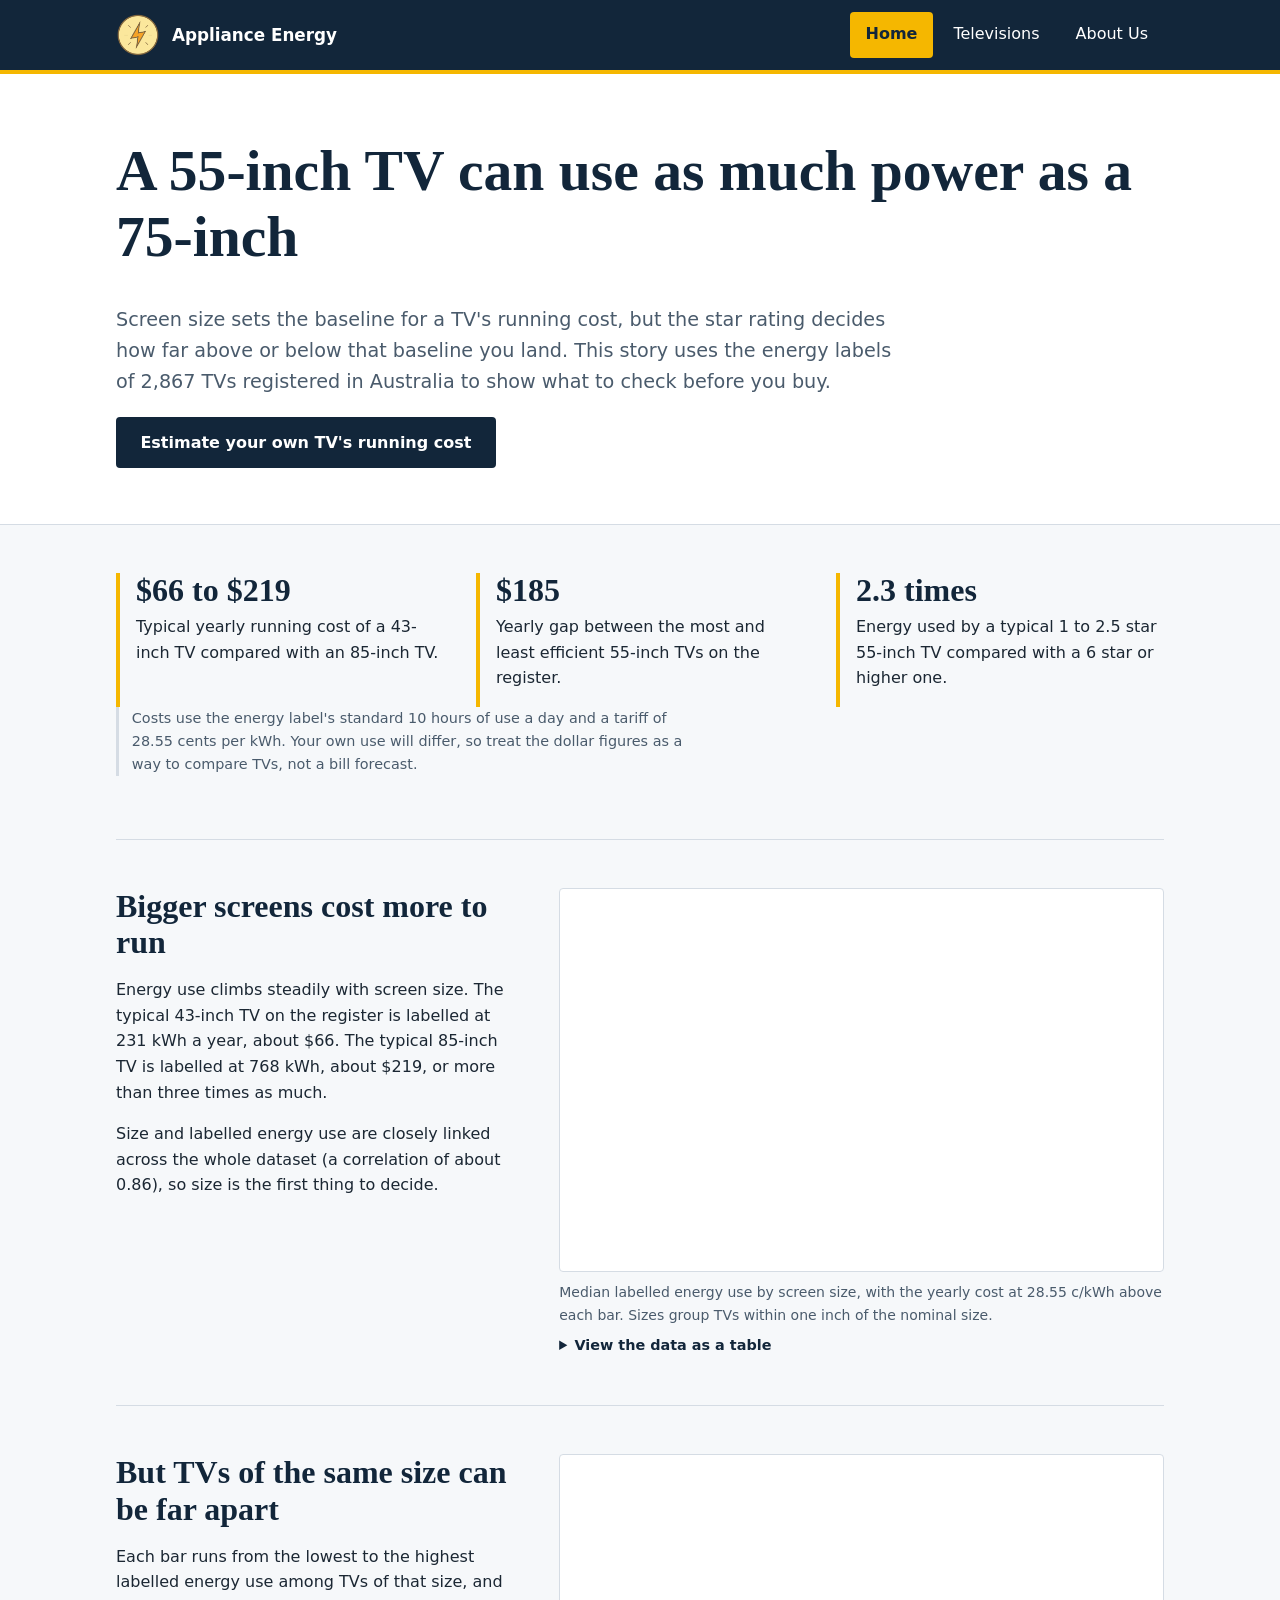
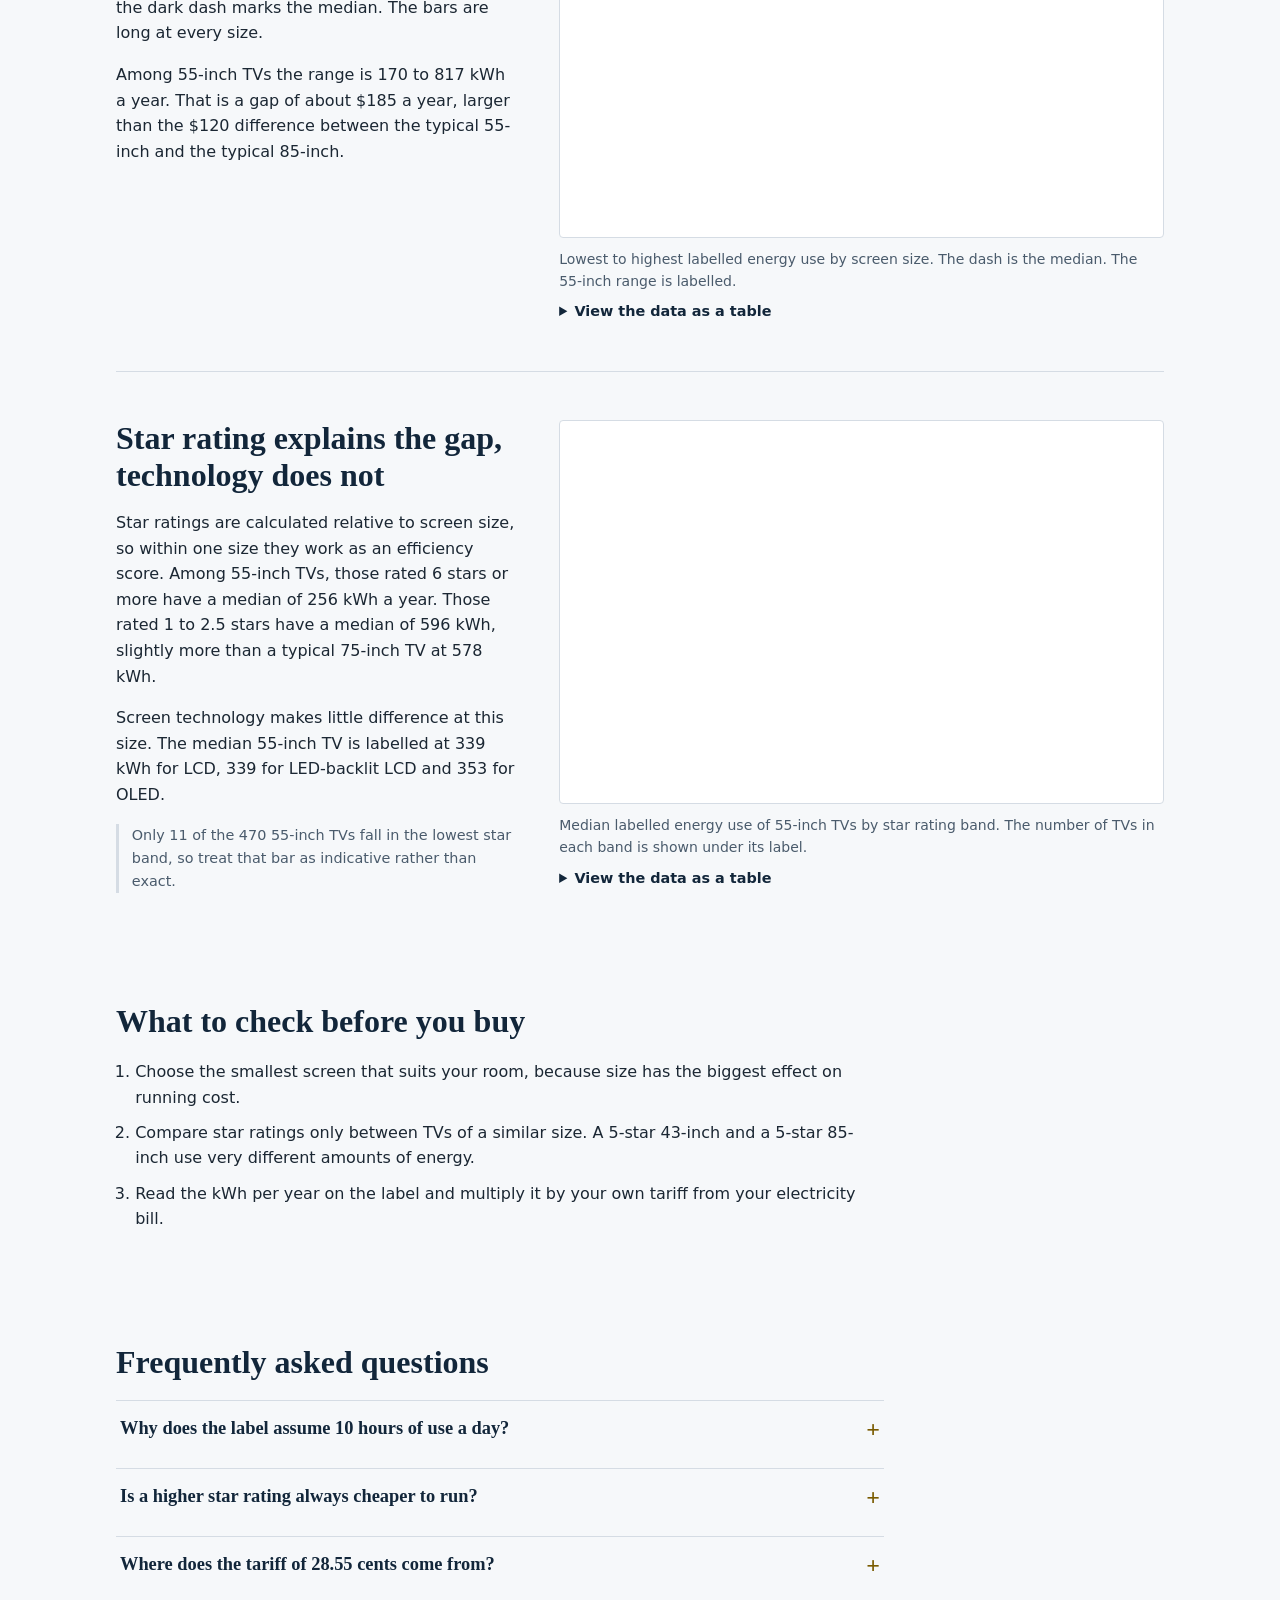
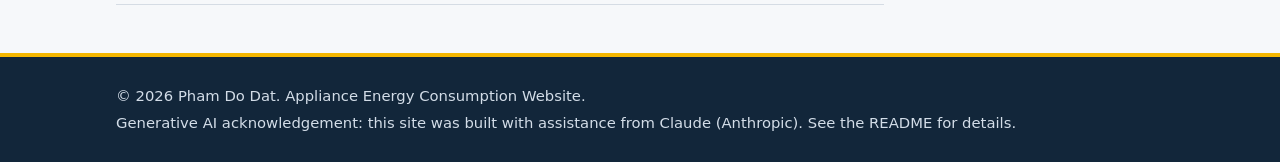
<file: index.html>
<!DOCTYPE html>
<html lang="en-AU">
<head>
  <meta charset="UTF-8">
  <meta name="viewport" content="width=device-width, initial-scale=1">
  <title>Home | Appliance Energy Consumption Website</title>
  <link rel="icon" type="image/png" href="assets/img/PowerIcon.png">
  <link rel="stylesheet" href="assets/css/style.css">
  <script src="assets/js/vendor/chart.umd.js" defer></script>
  <script src="assets/js/data.js" defer></script>
  <script src="assets/js/main.js" defer></script>
  <script src="assets/js/charts.js" defer></script>
</head>
<body>

  <header class="site-header">
    <nav class="container nav" aria-label="Main">
      <a class="nav-logo" href="index.html">
        <img src="assets/img/PowerIcon.png" alt="Power icon - go to Home page">
        <span>Appliance Energy</span>
      </a>
      <ul class="nav-links">
        <li><a href="index.html" aria-current="page">Home</a></li>
        <li><a href="televisions.html">Televisions</a></li>
        <li><a href="about.html">About Us</a></li>
      </ul>
    </nav>
  </header>

  <main>
    <section class="hero">
      <div class="container">
        <h1>A 55-inch TV can use as much power as a 75-inch</h1>
        <p class="lead">Screen size sets the baseline for a TV's running cost, but the star rating decides how far above or below that baseline you land. This story uses the energy labels of 2,867 TVs registered in Australia to show what to check before you buy.</p>
        <a class="button" href="televisions.html">Estimate your own TV's running cost</a>
      </div>
    </section>

    <section class="section">
      <div class="container">
        <div class="glance">
          <div>
            <span class="figure">$66 to $219</span>
            <p>Typical yearly running cost of a 43-inch TV compared with an 85-inch TV.</p>
          </div>
          <div>
            <span class="figure">$185</span>
            <p>Yearly gap between the most and least efficient 55-inch TVs on the register.</p>
          </div>
          <div>
            <span class="figure">2.3 times</span>
            <p>Energy used by a typical 1 to 2.5 star 55-inch TV compared with a 6 star or higher one.</p>
          </div>
        </div>
        <p class="caveat">Costs use the energy label's standard 10 hours of use a day and a tariff of 28.55 cents per kWh. Your own use will differ, so treat the dollar figures as a way to compare TVs, not a bill forecast.</p>
      </div>
    </section>

    <div class="container">

      <section class="story" aria-labelledby="story-size">
        <div>
          <h2 id="story-size">Bigger screens cost more to run</h2>
          <p>Energy use climbs steadily with screen size. The typical 43-inch TV on the register is labelled at 231 kWh a year, about $66. The typical 85-inch TV is labelled at 768 kWh, about $219, or more than three times as much.</p>
          <p>Size and labelled energy use are closely linked across the whole dataset (a correlation of about 0.86), so size is the first thing to decide.</p>
        </div>
        <figure class="chart-figure">
          <div class="chart-wrap">
            <canvas id="chart-size" role="img" aria-label="Bar chart of the median labelled energy use per year for TVs from 43 to 85 inches, rising from 231 to 768 kilowatt hours."></canvas>
          </div>
          <figcaption>Median labelled energy use by screen size, with the yearly cost at 28.55 c/kWh above each bar. Sizes group TVs within one inch of the nominal size.</figcaption>
          <details class="data-table-toggle" data-table="size">
            <summary>View the data as a table</summary>
          </details>
        </figure>
      </section>

      <section class="story" aria-labelledby="story-range">
        <div>
          <h2 id="story-range">But TVs of the same size can be far apart</h2>
          <p>Each bar runs from the lowest to the highest labelled energy use among TVs of that size, and the dark dash marks the median. The bars are long at every size.</p>
          <p>Among 55-inch TVs the range is 170 to 817 kWh a year. That is a gap of about $185 a year, larger than the $120 difference between the typical 55-inch and the typical 85-inch.</p>
        </div>
        <figure class="chart-figure">
          <div class="chart-wrap">
            <canvas id="chart-range" role="img" aria-label="Range chart showing the lowest to highest labelled energy use per year for each screen size. The 55-inch range runs from 170 to 817 kilowatt hours."></canvas>
          </div>
          <figcaption>Lowest to highest labelled energy use by screen size. The dash is the median. The 55-inch range is labelled.</figcaption>
          <details class="data-table-toggle" data-table="range">
            <summary>View the data as a table</summary>
          </details>
        </figure>
      </section>

      <section class="story" aria-labelledby="story-stars">
        <div>
          <h2 id="story-stars">Star rating explains the gap, technology does not</h2>
          <p>Star ratings are calculated relative to screen size, so within one size they work as an efficiency score. Among 55-inch TVs, those rated 6 stars or more have a median of 256 kWh a year. Those rated 1 to 2.5 stars have a median of 596 kWh, slightly more than a typical 75-inch TV at 578 kWh.</p>
          <p>Screen technology makes little difference at this size. The median 55-inch TV is labelled at 339 kWh for LCD, 339 for LED-backlit LCD and 353 for OLED.</p>
          <p class="caveat">Only 11 of the 470 55-inch TVs fall in the lowest star band, so treat that bar as indicative rather than exact.</p>
        </div>
        <figure class="chart-figure">
          <div class="chart-wrap">
            <canvas id="chart-stars" role="img" aria-label="Bar chart of median labelled energy use for 55-inch TVs by star rating band, falling from 596 kilowatt hours at 1 to 2.5 stars to 256 at 6 stars or more. A dashed line marks the typical 75-inch TV at 578."></canvas>
          </div>
          <figcaption>Median labelled energy use of 55-inch TVs by star rating band. The number of TVs in each band is shown under its label.</figcaption>
          <details class="data-table-toggle" data-table="stars">
            <summary>View the data as a table</summary>
          </details>
        </figure>
      </section>

    </div>

    <section class="section">
      <div class="container">
        <h2>What to check before you buy</h2>
        <ol class="steps-list">
          <li>Choose the smallest screen that suits your room, because size has the biggest effect on running cost.</li>
          <li>Compare star ratings only between TVs of a similar size. A 5-star 43-inch and a 5-star 85-inch use very different amounts of energy.</li>
          <li>Read the kWh per year on the label and multiply it by your own tariff from your electricity bill.</li>
        </ol>
      </div>
    </section>

    <section class="section">
      <div class="container">
        <h2>Frequently asked questions</h2>

        <div class="faq">
          <div class="faq-item">
            <h3>
              <button class="faq-question" type="button" id="faq-q1" aria-expanded="false" aria-controls="faq-a1">
                Why does the label assume 10 hours of use a day?
              </button>
            </h3>
            <div class="faq-answer" id="faq-a1" role="region" aria-labelledby="faq-q1" hidden>
              <p>The label uses one standard test so every TV is compared on the same basis. Most households watch less than 10 hours, so real running costs are usually lower. At about 4 hours a day, expect roughly 40% of the labelled figure.</p>
            </div>
          </div>

          <div class="faq-item">
            <h3>
              <button class="faq-question" type="button" id="faq-q2" aria-expanded="false" aria-controls="faq-a2">
                Is a higher star rating always cheaper to run?
              </button>
            </h3>
            <div class="faq-answer" id="faq-a2" role="region" aria-labelledby="faq-q2" hidden>
              <p>Only when you compare TVs of similar size. A 7-star 85-inch TV can still use more energy in total than a 3-star 43-inch TV, because stars measure efficiency for the screen size, not total use.</p>
            </div>
          </div>

          <div class="faq-item">
            <h3>
              <button class="faq-question" type="button" id="faq-q3" aria-expanded="false" aria-controls="faq-a3">
                Where does the tariff of 28.55 cents come from?
              </button>
            </h3>
            <div class="faq-answer" id="faq-a3" role="region" aria-labelledby="faq-q3" hidden>
              <p>It is the average Australian tariff quoted in the Energy Rating retailer factsheet for TVs. Your own rate may be higher or lower, so check your bill.</p>
            </div>
          </div>
        </div>
      </div>
    </section>
  </main>

  <footer class="site-footer">
    <div class="container">
      <p>&copy; <span class="current-year">2026</span> Pham Do Dat. Appliance Energy Consumption Website.</p>
      <p>Generative AI acknowledgement: this site was built with assistance from Claude (Anthropic). See the README for details.</p>
    </div>
  </footer>

</body>
</html>
</file>
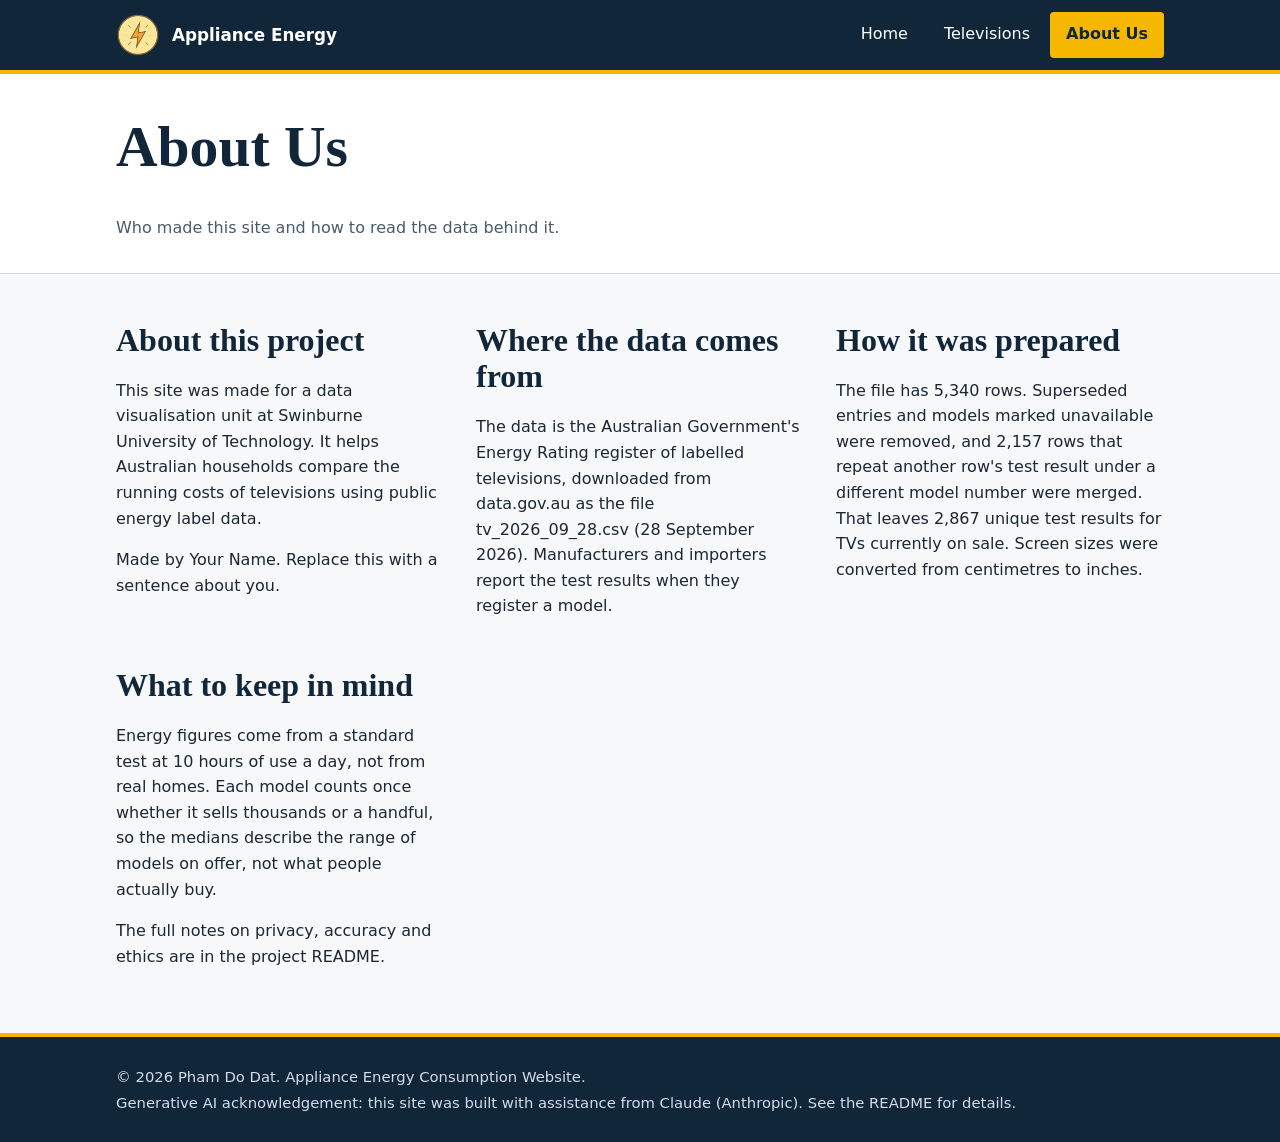
<file: about.html>
<!DOCTYPE html>
<html lang="en-AU">
<head>
  <meta charset="UTF-8">
  <meta name="viewport" content="width=device-width, initial-scale=1">
  <title>About Us | Appliance Energy Consumption Website</title>
  <link rel="icon" type="image/png" href="assets/img/PowerIcon.png">
  <link rel="stylesheet" href="assets/css/style.css">
  <script src="assets/js/main.js" defer></script>
</head>
<body>

  <header class="site-header">
    <nav class="container nav" aria-label="Main">
      <a class="nav-logo" href="index.html">
        <img src="assets/img/PowerIcon.png" alt="Power icon - go to Home page">
        <span>Appliance Energy</span>
      </a>
      <ul class="nav-links">
        <li><a href="index.html">Home</a></li>
        <li><a href="televisions.html">Televisions</a></li>
        <li><a href="about.html" aria-current="page">About Us</a></li>
      </ul>
    </nav>
  </header>

  <main>
    <section class="page-title">
      <div class="container">
        <h1>About Us</h1>
        <p>Who made this site and how to read the data behind it.</p>
      </div>
    </section>

    <section class="section">
      <div class="container about-grid">
        <div>
          <h2>About this project</h2>
          <p>This site was made for a data visualisation unit at Swinburne University of Technology. It helps Australian households compare the running costs of televisions using public energy label data.</p>
          <p>Made by Your Name. Replace this with a sentence about you.</p>
        </div>
        <div>
          <h2>Where the data comes from</h2>
          <p>The data is the Australian Government's Energy Rating register of labelled televisions, downloaded from data.gov.au as the file tv_2026_09_28.csv (28 September 2026). Manufacturers and importers report the test results when they register a model.</p>
        </div>
        <div>
          <h2>How it was prepared</h2>
          <p>The file has 5,340 rows. Superseded entries and models marked unavailable were removed, and 2,157 rows that repeat another row's test result under a different model number were merged. That leaves 2,867 unique test results for TVs currently on sale. Screen sizes were converted from centimetres to inches.</p>
        </div>
        <div>
          <h2>What to keep in mind</h2>
          <p>Energy figures come from a standard test at 10 hours of use a day, not from real homes. Each model counts once whether it sells thousands or a handful, so the medians describe the range of models on offer, not what people actually buy.</p>
          <p>The full notes on privacy, accuracy and ethics are in the project README.</p>
        </div>
      </div>
    </section>
  </main>

  <footer class="site-footer">
    <div class="container">
      <p>&copy; <span class="current-year">2026</span> Pham Do Dat. Appliance Energy Consumption Website.</p>
      <p>Generative AI acknowledgement: this site was built with assistance from Claude (Anthropic). See the README for details.</p>
    </div>
  </footer>

</body>
</html>
</file>
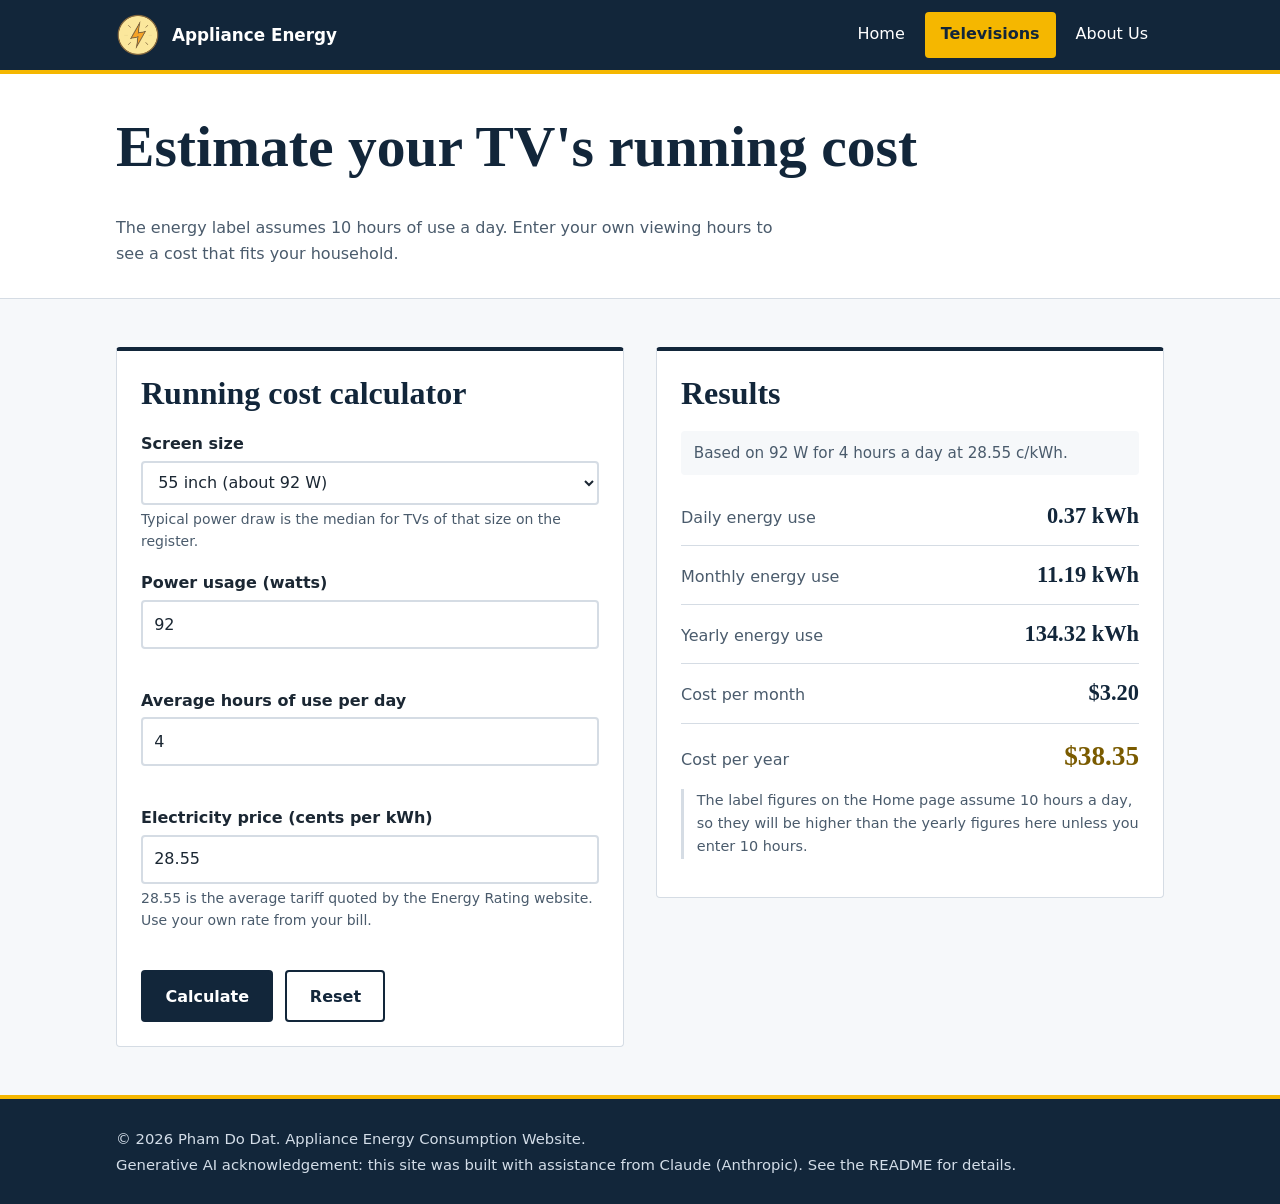
<file: televisions.html>
<!DOCTYPE html>
<html lang="en-AU">
<head>
  <meta charset="UTF-8">
  <meta name="viewport" content="width=device-width, initial-scale=1">
  <title>Televisions | Appliance Energy Consumption Website</title>
  <link rel="icon" type="image/png" href="assets/img/PowerIcon.png">
  <link rel="stylesheet" href="assets/css/style.css">
  <script src="assets/js/data.js" defer></script>
  <script src="assets/js/main.js" defer></script>
  <script src="assets/js/calculator.js" defer></script>
</head>
<body>

  <header class="site-header">
    <nav class="container nav" aria-label="Main">
      <a class="nav-logo" href="index.html">
        <img src="assets/img/PowerIcon.png" alt="Power icon - go to Home page">
        <span>Appliance Energy</span>
      </a>
      <ul class="nav-links">
        <li><a href="index.html">Home</a></li>
        <li><a href="televisions.html" aria-current="page">Televisions</a></li>
        <li><a href="about.html">About Us</a></li>
      </ul>
    </nav>
  </header>

  <main>
    <section class="page-title">
      <div class="container">
        <h1>Estimate your TV's running cost</h1>
        <p>The energy label assumes 10 hours of use a day. Enter your own viewing hours to see a cost that fits your household.</p>
      </div>
    </section>

    <section class="section">
      <div class="container calc-layout">

        <div class="panel">
          <h2>Running cost calculator</h2>
          <form id="calc-form" novalidate>

            <div class="field">
              <label for="model">Screen size</label>
              <select id="model" name="model"></select>
              <span class="hint">Typical power draw is the median for TVs of that size on the register.</span>
            </div>

            <div class="field">
              <label for="watts">Power usage (watts)</label>
              <input type="number" id="watts" name="watts" inputmode="decimal" min="0" step="any" aria-describedby="watts-error">
              <span class="field-error" id="watts-error"></span>
            </div>

            <div class="field">
              <label for="hours">Average hours of use per day</label>
              <input type="number" id="hours" name="hours" inputmode="decimal" min="0" max="24" step="any" value="4" aria-describedby="hours-error">
              <span class="field-error" id="hours-error"></span>
            </div>

            <div class="field">
              <label for="price">Electricity price (cents per kWh)</label>
              <input type="number" id="price" name="price" inputmode="decimal" min="0" step="any" value="28.55" aria-describedby="price-hint price-error">
              <span class="hint" id="price-hint">28.55 is the average tariff quoted by the Energy Rating website. Use your own rate from your bill.</span>
              <span class="field-error" id="price-error"></span>
            </div>

            <div class="button-row">
              <button class="button" type="submit">Calculate</button>
              <button class="button button-secondary" type="reset" id="reset-btn">Reset</button>
            </div>
          </form>
        </div>

        <div class="panel results" aria-labelledby="results-heading">
          <h2 id="results-heading">Results</h2>
          <p class="results-status" id="results-status" role="status">Enter your values to see the results.</p>
          <dl>
            <div class="result-row">
              <dt>Daily energy use</dt>
              <dd id="out-daily-kwh">&ndash;</dd>
            </div>
            <div class="result-row">
              <dt>Monthly energy use</dt>
              <dd id="out-monthly-kwh">&ndash;</dd>
            </div>
            <div class="result-row">
              <dt>Yearly energy use</dt>
              <dd id="out-yearly-kwh">&ndash;</dd>
            </div>
            <div class="result-row">
              <dt>Cost per month</dt>
              <dd id="out-monthly-cost">&ndash;</dd>
            </div>
            <div class="result-row highlight">
              <dt>Cost per year</dt>
              <dd id="out-yearly-cost">&ndash;</dd>
            </div>
          </dl>
          <p class="caveat">The label figures on the Home page assume 10 hours a day, so they will be higher than the yearly figures here unless you enter 10 hours.</p>
        </div>

      </div>
    </section>
  </main>

  <footer class="site-footer">
    <div class="container">
      <p>&copy; <span class="current-year">2026</span> Pham Do Dat. Appliance Energy Consumption Website.</p>
      <p>Generative AI acknowledgement: this site was built with assistance from Claude (Anthropic). See the README for details.</p>
    </div>
  </footer>

</body>
</html>
</file>
<file: assets/css/style.css>
/* ==========================================================
   Appliance Energy Consumption Website - shared stylesheet
   All styling lives here (no inline styles in the HTML).

   Colours are defined once as custom properties. They are
   taken from the power logo (navy circle, amber symbol).
   If your logo uses different colours, change them here only.
   ========================================================== */

:root {
  --navy: #12263a;        /* logo background: nav bar, footer, headings */
  --navy-soft: #1d3a56;   /* slightly lighter navy for hover states */
  --amber: #f5b700;       /* logo symbol: accents, active/hover states */
  --amber-deep: #7a5b00;  /* dark amber, readable as text on white */
  --paper: #f6f8fa;       /* page background */
  --white: #ffffff;
  --ink: #1b2733;         /* body text */
  --slate: #4a5b6c;       /* secondary text */
  --line: #d5dce4;        /* borders */
  --error: #b3261e;

  --font-body: system-ui, -apple-system, "Segoe UI", Roboto, Arial, sans-serif;
  --font-display: "Iowan Old Style", "Palatino Linotype", Palatino, Georgia, serif;

  --page-width: 68rem;
}

*,
*::before,
*::after {
  box-sizing: border-box;
}

html {
  font-size: 100%;
}

body {
  margin: 0;
  min-height: 100vh;
  display: flex;
  flex-direction: column;       /* keeps the footer at the bottom */
  font-family: var(--font-body);
  line-height: 1.6;
  color: var(--ink);
  background: var(--paper);
}

main {
  flex: 1;
}

h1,
h2,
h3 {
  font-family: var(--font-display);
  color: var(--navy);
  line-height: 1.15;
  margin: 0 0 0.6em;
}

h1 { font-size: clamp(2.2rem, 5vw, 3.6rem); }
h2 { font-size: clamp(1.5rem, 3vw, 2rem); }
h3 { font-size: 1.15rem; }

p { margin: 0 0 1em; max-width: 65ch; }

a { color: var(--navy); }

/* Visible keyboard focus everywhere */
:focus-visible {
  outline: 3px solid var(--amber);
  outline-offset: 2px;
}

.container {
  width: 100%;
  max-width: var(--page-width);
  margin: 0 auto;
  padding: 0 1.25rem;
}

.section {
  padding: 3rem 0;
}

/* ---------- Navigation ---------- */

.site-header {
  background: var(--navy);
  color: var(--white);
  border-bottom: 4px solid var(--amber);
}

.nav {
  display: flex;
  align-items: center;
  justify-content: space-between;
  flex-wrap: wrap;
  gap: 0.75rem 1.5rem;
  padding-top: 0.75rem;
  padding-bottom: 0.75rem;
}

.nav-logo {
  display: flex;
  align-items: center;
  gap: 0.75rem;
  color: var(--white);
  text-decoration: none;
  font-weight: 700;
  font-size: 1.05rem;
}

.nav-logo img {
  width: 44px;
  height: 44px;
  display: block;
}

.nav-links {
  display: flex;
  gap: 0.25rem;
  list-style: none;
  margin: 0;
  padding: 0;
}

.nav-links a {
  display: block;
  padding: 0.55rem 1rem;
  color: var(--white);
  text-decoration: none;
  border-radius: 4px;
  border-bottom: 3px solid transparent;
  transition: background-color 0.15s ease, border-color 0.15s ease;
}

/* Mouse-over (hover) effect */
.nav-links a:hover {
  background: var(--navy-soft);
  border-bottom-color: var(--amber);
}

/* Current page indicator */
.nav-links a[aria-current="page"] {
  background: var(--amber);
  color: var(--navy);
  font-weight: 700;
}

.nav-links a[aria-current="page"]:hover {
  background: var(--amber);
  border-bottom-color: var(--navy);
}

/* ---------- Home: hero ---------- */

.hero {
  background: var(--white);
  border-bottom: 1px solid var(--line);
  padding: 4rem 0 3.5rem;
}

.hero p.lead {
  font-size: 1.2rem;
  color: var(--slate);
}

.button {
  display: inline-block;
  padding: 0.7rem 1.4rem;
  background: var(--navy);
  color: var(--white);
  border: 2px solid var(--navy);
  border-radius: 4px;
  font: inherit;
  font-weight: 700;
  text-decoration: none;
  cursor: pointer;
  transition: background-color 0.15s ease, color 0.15s ease;
}

.button:hover {
  background: var(--amber);
  color: var(--navy);
}

.button-secondary {
  background: transparent;
  color: var(--navy);
}

.button-secondary:hover {
  background: var(--navy);
  color: var(--white);
}

/* The one memorable element: the unit everything on the bills is measured in */
.unit-band {
  background: var(--navy);
  color: var(--white);
  padding: 2.5rem 0;
}

.unit-band .container {
  display: flex;
  flex-wrap: wrap;
  align-items: baseline;
  gap: 0.5rem 2rem;
}

.unit-band .equation {
  font-family: var(--font-display);
  font-size: clamp(1.6rem, 4vw, 2.6rem);
  color: var(--amber);
  margin: 0;
  max-width: none;
}

.unit-band p {
  margin: 0;
  color: #d3dde8;
}

/* ---------- Home: content columns ---------- */

.columns {
  display: grid;
  grid-template-columns: repeat(auto-fit, minmax(15rem, 1fr));
  gap: 2rem;
}

.columns > div {
  border-left: 4px solid var(--amber);
  padding-left: 1rem;
}

.placeholder-note {
  font-size: 0.9rem;
  color: var(--slate);
  margin-bottom: 1.5rem;
}

/* ---------- FAQ accordion ---------- */

.faq {
  max-width: 48rem;
  border-top: 1px solid var(--line);
}

.faq-item {
  border-bottom: 1px solid var(--line);
}

.faq-question {
  width: 100%;
  display: flex;
  justify-content: space-between;
  align-items: center;
  gap: 1rem;
  padding: 1rem 0.25rem;
  background: none;
  border: 0;
  font: inherit;
  font-weight: 600;
  color: var(--navy);
  text-align: left;
  cursor: pointer;
}

.faq-question:hover {
  color: var(--amber-deep);
}

/* The +/- icon is drawn with CSS and flips when the item is open */
.faq-question::after {
  content: "+";
  font-size: 1.5rem;
  line-height: 1;
  color: var(--amber-deep);
  transition: transform 0.2s ease;
}

.faq-question[aria-expanded="true"]::after {
  content: "\2212";   /* minus sign */
}

.faq-answer {
  padding: 0 0.25rem 1rem;
  color: var(--slate);
}

/* The hidden attribute keeps answers collapsed by default */
.faq-answer[hidden] {
  display: none;
}

/* ---------- Calculator ---------- */

.calc-layout {
  display: grid;
  grid-template-columns: repeat(auto-fit, minmax(19rem, 1fr));
  gap: 2rem;
  align-items: start;
}

.panel {
  background: var(--white);
  border: 1px solid var(--line);
  border-top: 4px solid var(--navy);
  border-radius: 4px;
  padding: 1.5rem;
}

.field {
  margin-bottom: 1.1rem;
}

.field label {
  display: block;
  font-weight: 600;
  margin-bottom: 0.25rem;
}

.field .hint {
  display: block;
  font-size: 0.875rem;
  color: var(--slate);
  margin-top: 0.2rem;
}

.field input,
.field select {
  width: 100%;
  padding: 0.6rem 0.7rem;
  font: inherit;
  color: var(--ink);
  background: var(--white);
  border: 2px solid var(--line);
  border-radius: 4px;
}

.field input:hover,
.field select:hover {
  border-color: var(--slate);
}

.field input.invalid {
  border-color: var(--error);
}

.field-error {
  display: block;
  min-height: 1.3em;           /* reserves space so the layout doesn't jump */
  margin-top: 0.2rem;
  font-size: 0.875rem;
  color: var(--error);
}

.button-row {
  display: flex;
  flex-wrap: wrap;
  gap: 0.75rem;
}

.results dl {
  margin: 0;
}

.result-row {
  display: flex;
  justify-content: space-between;
  align-items: baseline;
  gap: 1rem;
  padding: 0.7rem 0;
  border-bottom: 1px solid var(--line);
}

.result-row:last-child {
  border-bottom: 0;
}

.result-row dt {
  color: var(--slate);
}

.result-row dd {
  margin: 0;
  font-family: var(--font-display);
  font-size: 1.4rem;
  font-weight: 700;
  color: var(--navy);
  text-align: right;
}

.result-row.highlight dd {
  color: var(--amber-deep);
  font-size: 1.7rem;
}

.results-status {
  margin: 0 0 0.75rem;
  padding: 0.6rem 0.8rem;
  border-radius: 4px;
  background: var(--paper);
  color: var(--slate);
  font-size: 0.95rem;
}

.results-status.error {
  background: #fbeaea;
  color: var(--error);
}

/* ---------- About page ---------- */

.about-grid {
  display: grid;
  grid-template-columns: repeat(auto-fit, minmax(16rem, 1fr));
  gap: 2rem;
}

.page-title {
  background: var(--white);
  border-bottom: 1px solid var(--line);
  padding: 2.5rem 0 2rem;
}

.page-title p {
  color: var(--slate);
  margin-bottom: 0;
}

/* ---------- Footer ---------- */

.site-footer {
  background: var(--navy);
  color: #d3dde8;
  border-top: 4px solid var(--amber);
  padding: 1.5rem 0;
  font-size: 0.925rem;
}

.site-footer p {
  margin: 0.2rem 0;
  max-width: none;
}

/* ---------- Motion preferences ---------- */

@media (prefers-reduced-motion: reduce) {
  * {
    transition: none !important;
  }
}

/* ---------- Data story ---------- */

.glance {
  display: grid;
  grid-template-columns: repeat(auto-fit, minmax(16rem, 1fr));
  gap: 2rem;
}

.glance > div {
  border-left: 4px solid var(--amber);
  padding-left: 1rem;
}

.glance .figure {
  display: block;
  font-family: var(--font-display);
  font-size: 2rem;
  font-weight: 700;
  color: var(--navy);
  line-height: 1.1;
  margin-bottom: 0.35rem;
}

.story {
  display: grid;
  grid-template-columns: minmax(0, 1fr) minmax(0, 1.5fr);
  gap: 2.5rem;
  align-items: start;
  padding: 3rem 0;
  border-top: 1px solid var(--line);
}

.story h2 {
  margin-bottom: 0.5em;
}

@media (max-width: 52rem) {
  .story {
    grid-template-columns: minmax(0, 1fr);
    gap: 1.5rem;
  }
}

.chart-figure {
  margin: 0;
}

.chart-wrap {
  position: relative;
  height: 24rem;
  background: var(--white);
  border: 1px solid var(--line);
  border-radius: 4px;
  padding: 1rem;
}

.chart-figure figcaption {
  font-size: 0.875rem;
  color: var(--slate);
  margin-top: 0.6rem;
}

.data-table-toggle {
  margin-top: 0.5rem;
  font-size: 0.9rem;
}

.data-table-toggle summary {
  cursor: pointer;
  color: var(--navy);
  font-weight: 600;
}

.data-table-toggle table {
  margin-top: 0.5rem;
}

table {
  border-collapse: collapse;
  width: 100%;
  font-size: 0.9rem;
  background: var(--white);
}

th,
td {
  text-align: right;
  padding: 0.4rem 0.7rem;
  border-bottom: 1px solid var(--line);
}

th:first-child,
td:first-child {
  text-align: left;
}

thead th {
  background: var(--paper);
  color: var(--navy);
}

.caveat {
  font-size: 0.9rem;
  color: var(--slate);
  border-left: 3px solid var(--line);
  padding-left: 0.8rem;
}

.steps-list {
  padding-left: 1.2rem;
  max-width: 48rem;
}

.steps-list li {
  margin-bottom: 0.6rem;
}
</file>
